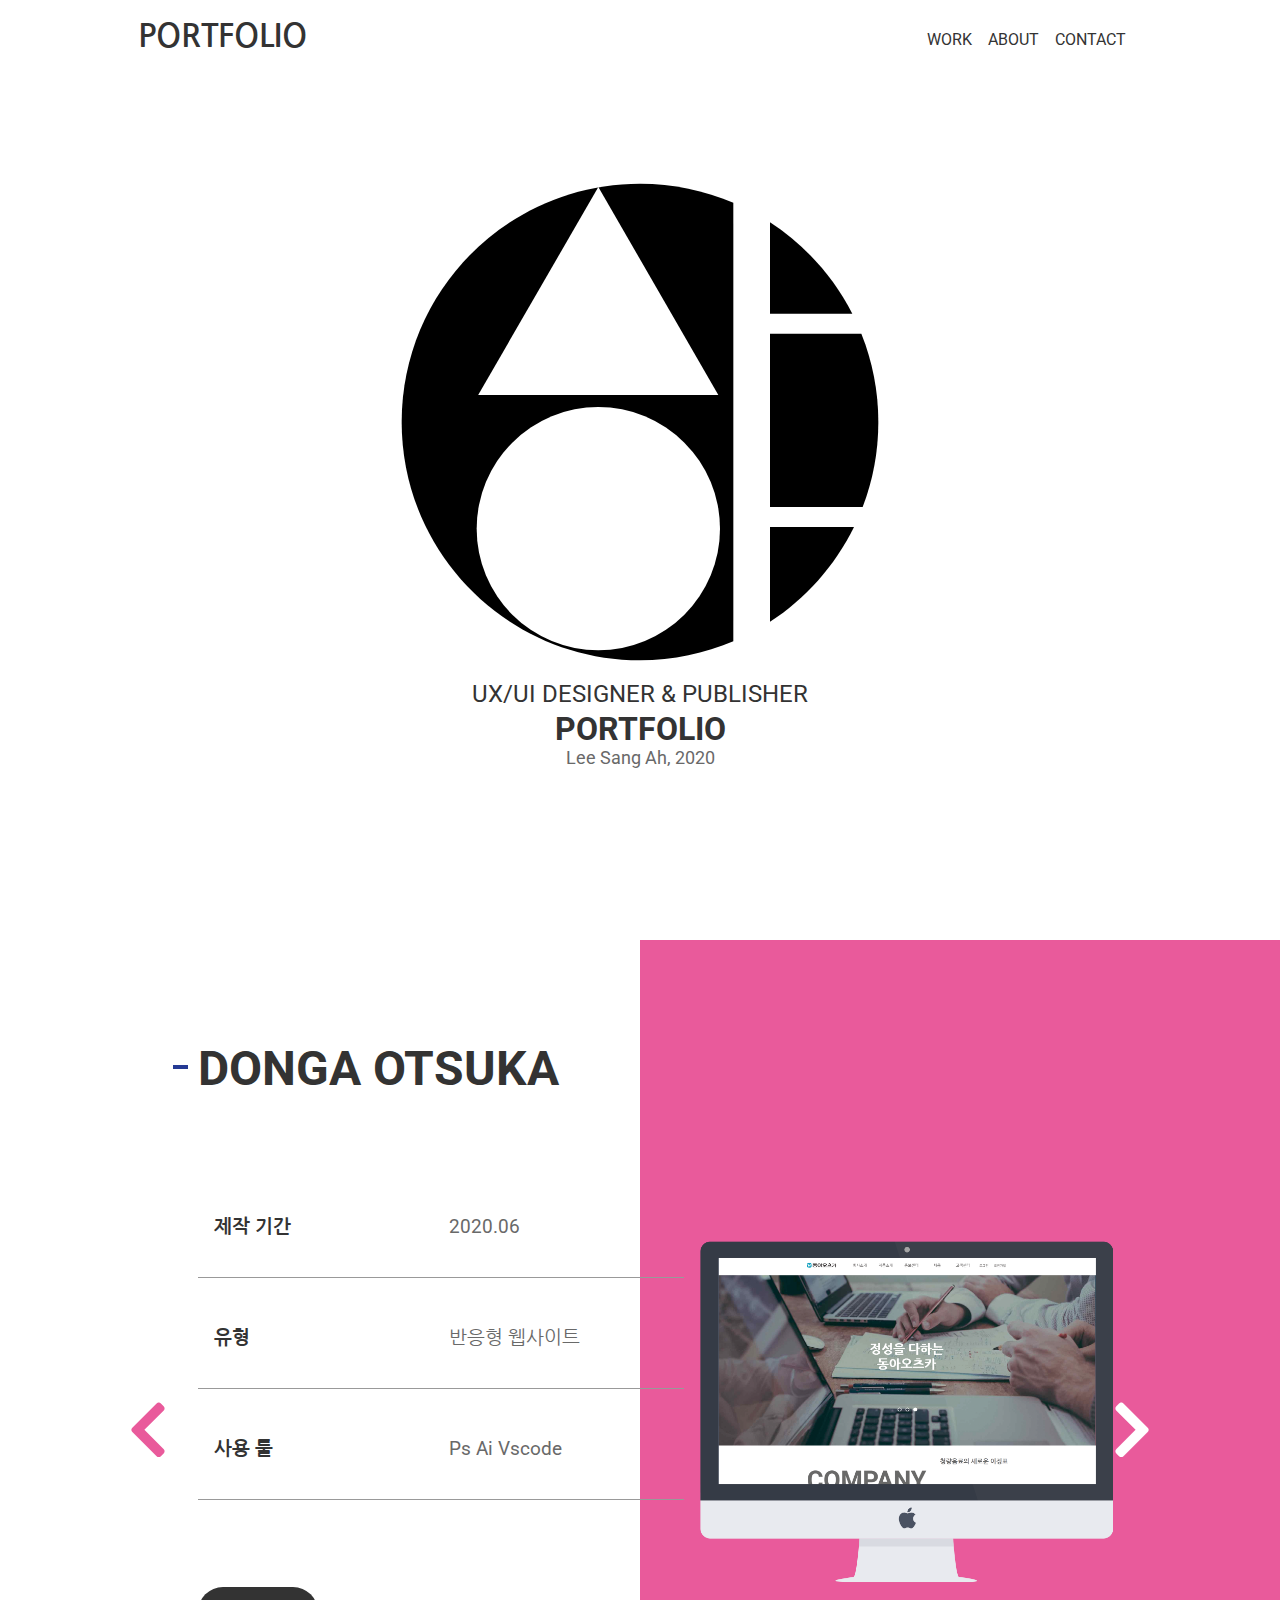
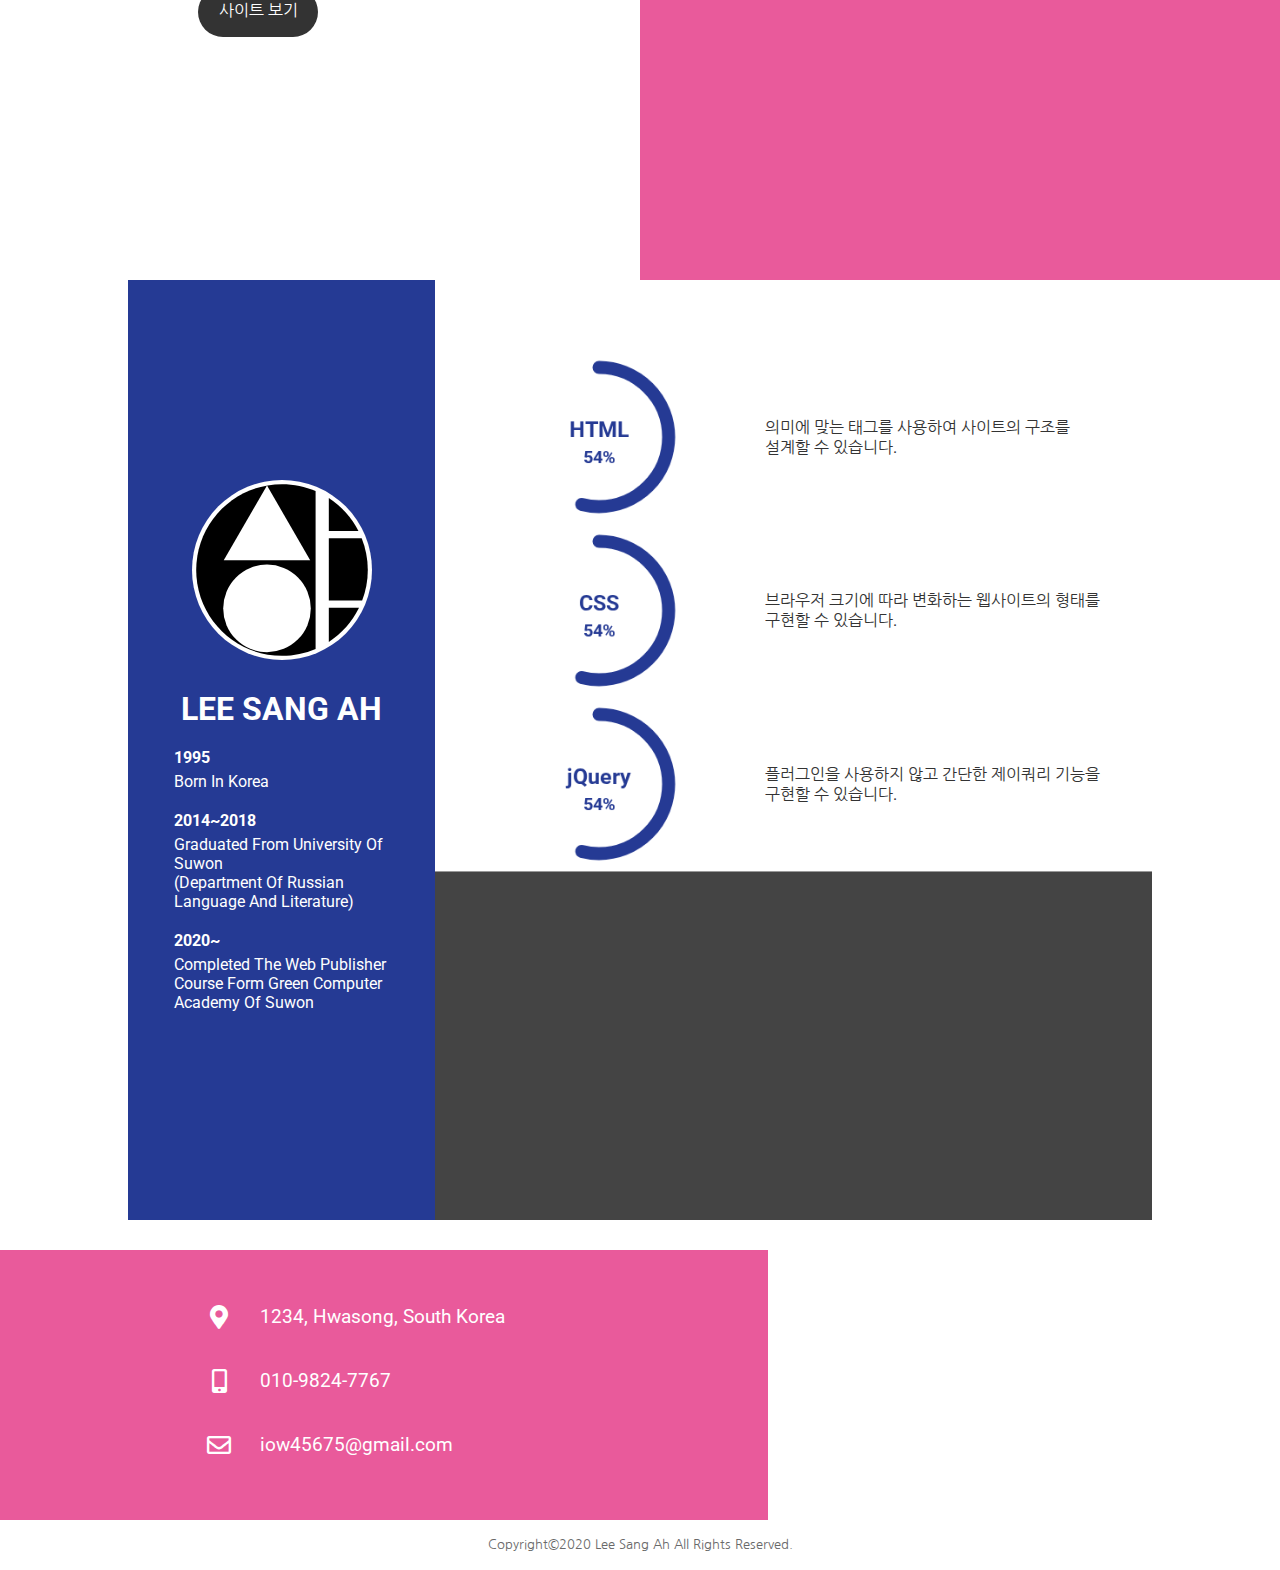
<file: index.html>
<!DOCTYPE html>
<html lang="ko-KR">
<head>
<meta charset="UTF-8">
<meta http-equiv="X-UA-Compatible" content="IE=edge">
<meta name="viewport" content="width=device-width, user-scalable=yes, initial-scale=1.0, maximum-scale=3.0, minimum-scale=0.5">
<!-- <link rel="stylesheet" href="../fonts/"> -->
<link rel="stylesheet" href="../css/base/reset.css">
<link rel="stylesheet" href="../css/base/common.css">
<!-- <link rel="stylesheet" href="../css/src/common.css"> -->
<!--[if IE]>
<script src="./ie/html5shiv/dist/html5shiv.min.js"></script>
<script src="./pie/PIE.js"></script>
<script src="../ie/respond/dest/respond.min.js"></script>
<![endif]-->
<title>Document</title>
</head>
<body>
<!-- layout -->
<!-- script -->
<script>
	window.location = "./html/main.html"
</script>
</body>
</html>
</file>
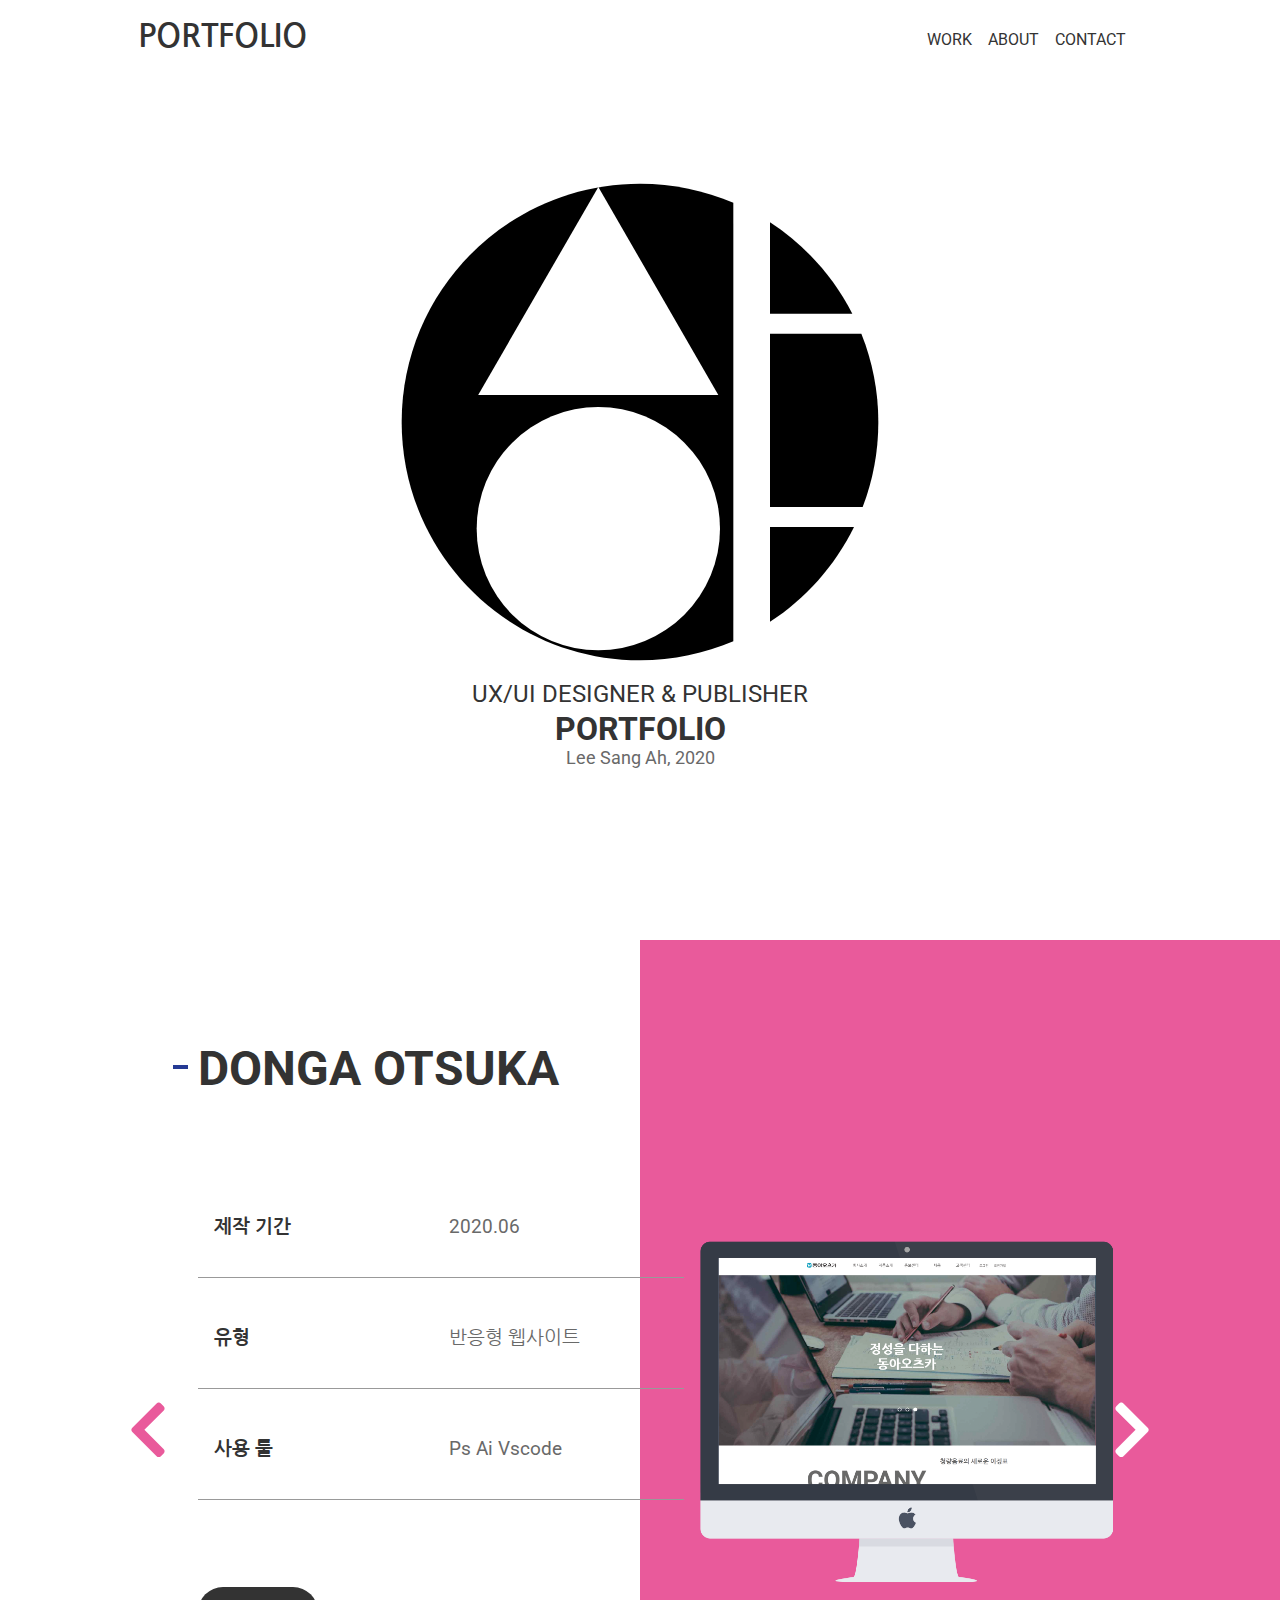
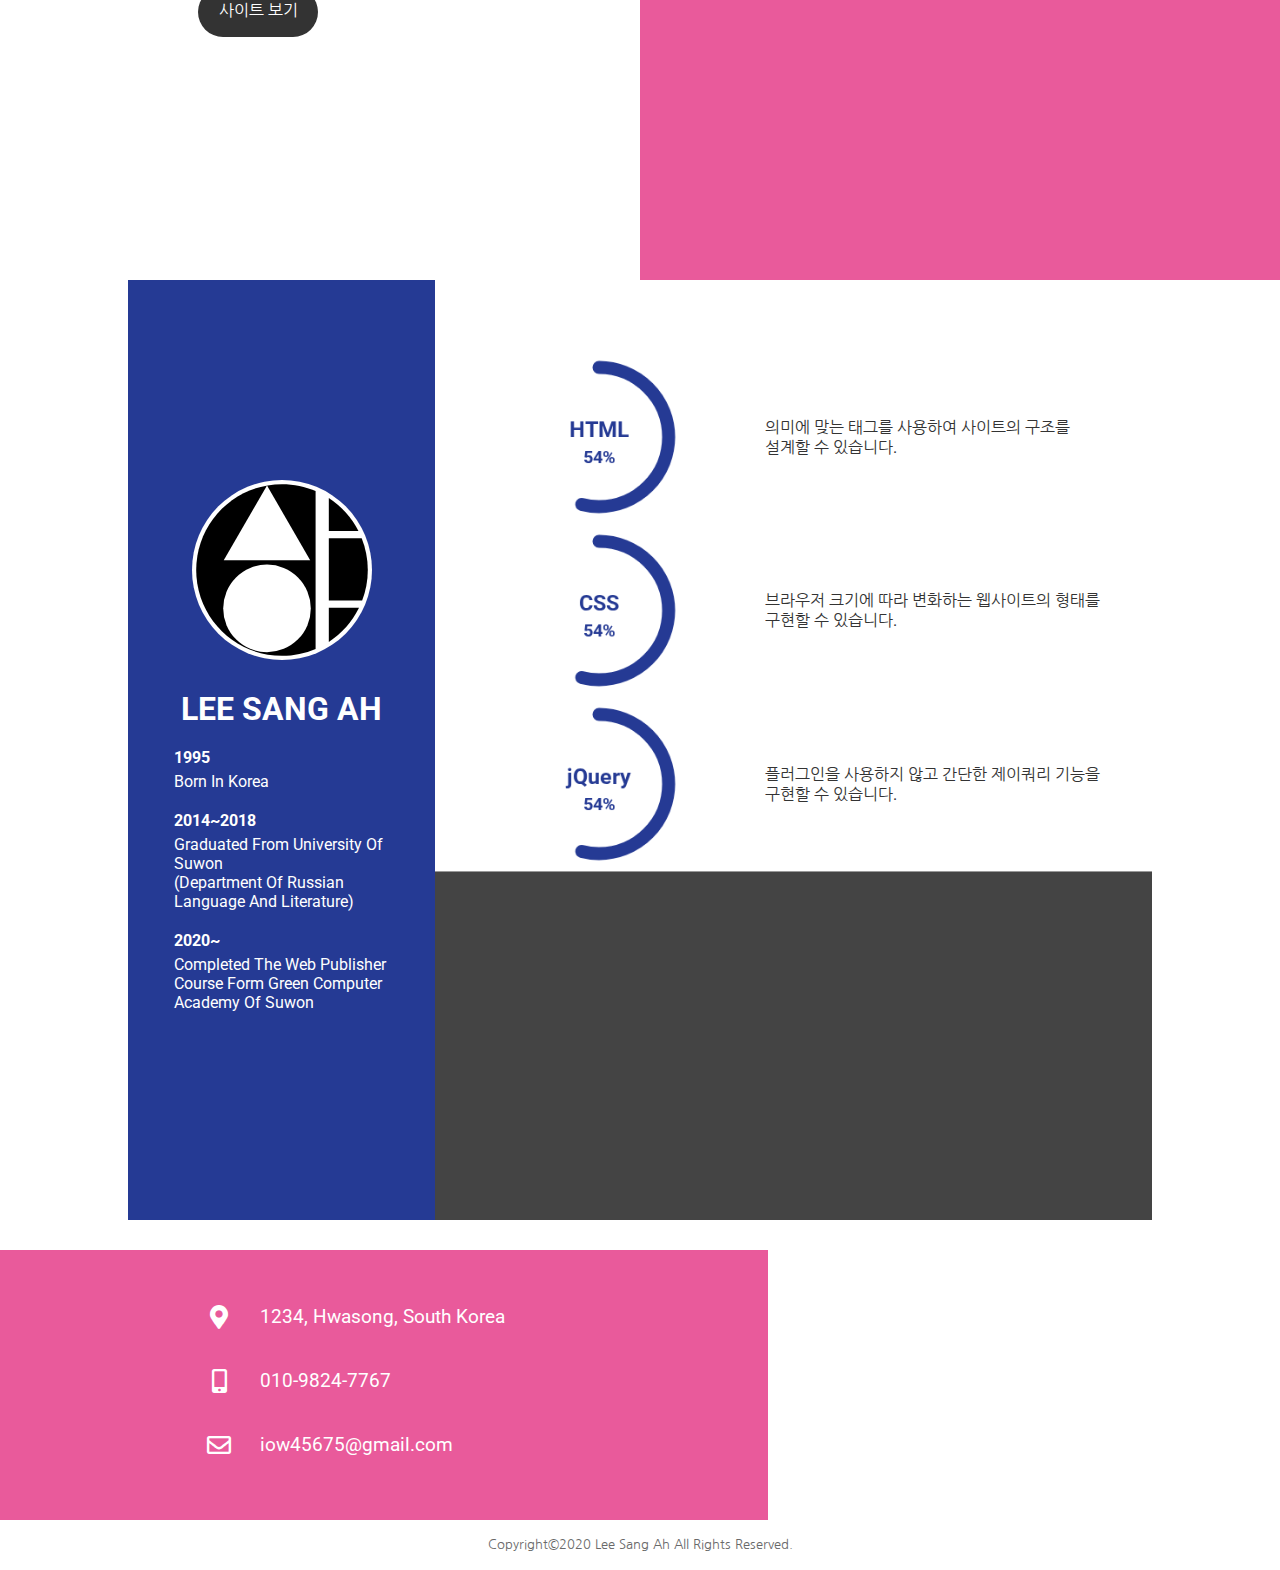
<file: html/main.html>
<!DOCTYPE html>
<html lang="ko-KR">
<head>
<meta charset="UTF-8">
<meta http-equiv="X-UA-Compatible" content="IE=edge">
<meta name="viewport" content="width=device-width, user-scalable=yes, initial-scale=1.0, maximum-scale=3.0, minimum-scale=0.5">
<link rel="stylesheet" href="../fonts/fontawesome-5/css/all.css">
<link href="https://fonts.googleapis.com/css2?family=Nanum+Gothic:wght@400;700;800&family=Roboto:wght@300;400;500;700&display=swap" rel="stylesheet">
<link rel="stylesheet" href="../css/base/reset.css">
<link rel="stylesheet" href="../css/base/common.css">
<link rel="stylesheet" href="../css/src/main.css">
<!--[if IE]>
<script src="./ie/html5shiv/dist/html5shiv.min.js"></script>
<script src="./pie/PIE.js"></script>
<script src="../ie/respond/dest/respond.min.js"></script>
<![endif]-->
<title>PORTFOLIO</title>
</head>
<body>
<!-- layout -->
<div id="wrap">
	<header id="headBox">
		<div class="head_area">
			<h1><a href="#">portfolio</a></h1>
			<nav id="gnbBox">
				<ul>
					<li><a href="#conBox">work</a></li>
					<li><a href="#aboutBox">about</a></li>
					<li><a href="#contectBox">contact</a></li>
				</ul>
			</nav>
		</div>
	</header>

	<section id="viewBox">
		<h2 class="hidden">원스크롤 메인페이지</h2>
		<div class="profile">
			<div class="profile_img"></div>
			<div class="profile_text">
				<h3><span>UX/UI Designer & Publisher </span>
					portfolio</h3>
				<p>lee sang ah, 2020</p>
			</div>	
		</div>
	</section>

	
	<article id="conBox">
		<h2 class="hidden">작업물 소개 영역</h2>	
			<div class="con_area">	
				<div class="slide_box">

					<!-- <div class="slide">
						<div class="info">
							<h3>dong-a otsuka</h3>
							<ul class="clearfix">
								<li><span class="title">제작 기간</span><span class="text">2020.06</span></li>
								<li><span class="title">유형</span><span class="text">반응형 웹사이트</span></li>
								<li><span class="title">사용 툴</span><span class="text">ps ai vscode</span></li>
							</ul>
							<a href="">사이트 보기</a>
						</div>
						<img src="../img/mac_01.png" alt="동아오츠카 작업물 이미지">
					</div> -->

				</div>
				<div class="btn">
					<a class="next" href=""><i class="fas fa-chevron-right"></i><span class="hidden">next</span></a>
					<a class="prev" href=""><i class="fas fa-chevron-left"></i><span class="hidden">prev</span></a>
				</div>
			</div>
	</article>

	<article id="aboutBox">
		<h2 class="hidden">사이트 제작자 소개 영역</h2>
		<!-- 자기소개 영역 -->
		<div class="about_area">
			<div class="my_img">
				<div class="img"></div>
			</div>
			<div class="my_text">
				<h3>lee sang ah</h3>
				<dl>
					<dt>1995</dt><dd>born in korea</dd>
				</dl>
				<dl>
					<dt>2014~2018</dt><dd>graduated from university of suwon</dd><dd>(department of russian language and literature)</dd>
				</dl>				
				<dl>
					<dt>2020~</dt><dd>completed the web publisher course form green computer academy of suwon</dd>
				</dl>
			</div>
		</div>
		<!-- 자기소개 영역 -->
		<div class="skile_area">
			<div class="web_skile">
				<ul>
					<li>
						<div class="graph"><canvas class="paper paper_01" width="200" height="200"></canvas></div>
						<div class="text"><p>의미에 맞는 태그를 사용하여 사이트의 구조를 설계할 수 있습니다.</p></div>
					</li>
					<li>
						<div class="graph"><canvas class="paper paper_02" width="200" height="200"></canvas></div>
						<div class="text"><p>브라우저 크기에 따라 변화하는 웹사이트의 형태를 구현할 수 있습니다.</p></div>
					</li>
					<li>
						<div class="graph"><canvas class="paper paper_03" width="200" height="200"></canvas></div>
						<div class="text"><p>플러그인을 사용하지 않고 간단한 제이쿼리 기능을 구현할 수 있습니다.</p></div>
					</li>
				</ul>
			</div>
			<div class="design_skile"></div>
		</div>
		
	</article>
	

	<article id="contectBox">
		<div class="contect_area">
			<div class="my_contect">
				<a class="clearfix" href="#"><i class="fas fa-map-marker-alt"></i><p>1234, Hwasong, South Korea</p></a>
				<a class="clearfix" href="#"><i class="fas fa-mobile-alt"></i><p>010-9824-7767</p></a>
				<a class="clearfix" href="#"><i class="far fa-envelope"></i><p>iow45675@gmail.com</p></a>
			</div>	
		</div>
	</article>


	<footer id="footBox">
		<p>Copyright©2020 Lee Sang Ah All Rights Reserved.</p>
	</footer>
</div>
<!-- script -->
<script src="../js/base/jquery-3.5.1.min.js"></script>
<script src="../js/base/jquery-ui.min.js"></script>
<script src="../js/src/main.js"></script>
<script src="../js/src/graph_01.js"></script>
<script src="../js/src/graph_02.js"></script>
<script src="../js/src/graph_03.js"></script>
</body>
</html>
</file>
<file: css/base/common.css>
@charset "utf-8";
/* common.css */

.hidden_wrap a>span, .hidden_wrap button>span,
.hidden {display: block; position: absolute; z-index: -1; 
         width: 0; height: 0; overflow: hidden;}


.clearfix {
  overflow: auto;
}        

.clearfix:after, .clearfix::after {content:" "; display: block; clear: both;}
.clearfix > li:first-child,
.clearfix > div:first-child { margin-left:0; }

.full a {
  display:block; width: 100%; height: 100%; 
  background-repeat: no-repeat; background-position: 0 0;
}

.full a>span {
  display:block; position:absolute; z-index:0; width: 0; height: 0; overflow: hidden;
}

/* table ---------------------------- */
.table_style thead { background-color: #acf; }
.table_style tfoot { background-color: #ccc; }
.table_style table {border-left:0; border-right:0;}
.table_style tr>th:first-child,
.table_style tr>td:first-child {border-left:0;}

.table_style tr>th:last-child,
.table_style tr>td:last-child {border-right:0;}
</file>
<file: css/src/main.css>
/* brand.css */
/*제품소개페이지 */
@import url('./main/wrap.css');

@import url('./header.css');

@import url('./main/viewBox.css');
@import url('./main/conBox.css');
@import url('./main/aboutBox.css');
@import url('./main/contectBox.css');

@import url('./footer.css');
</file>
